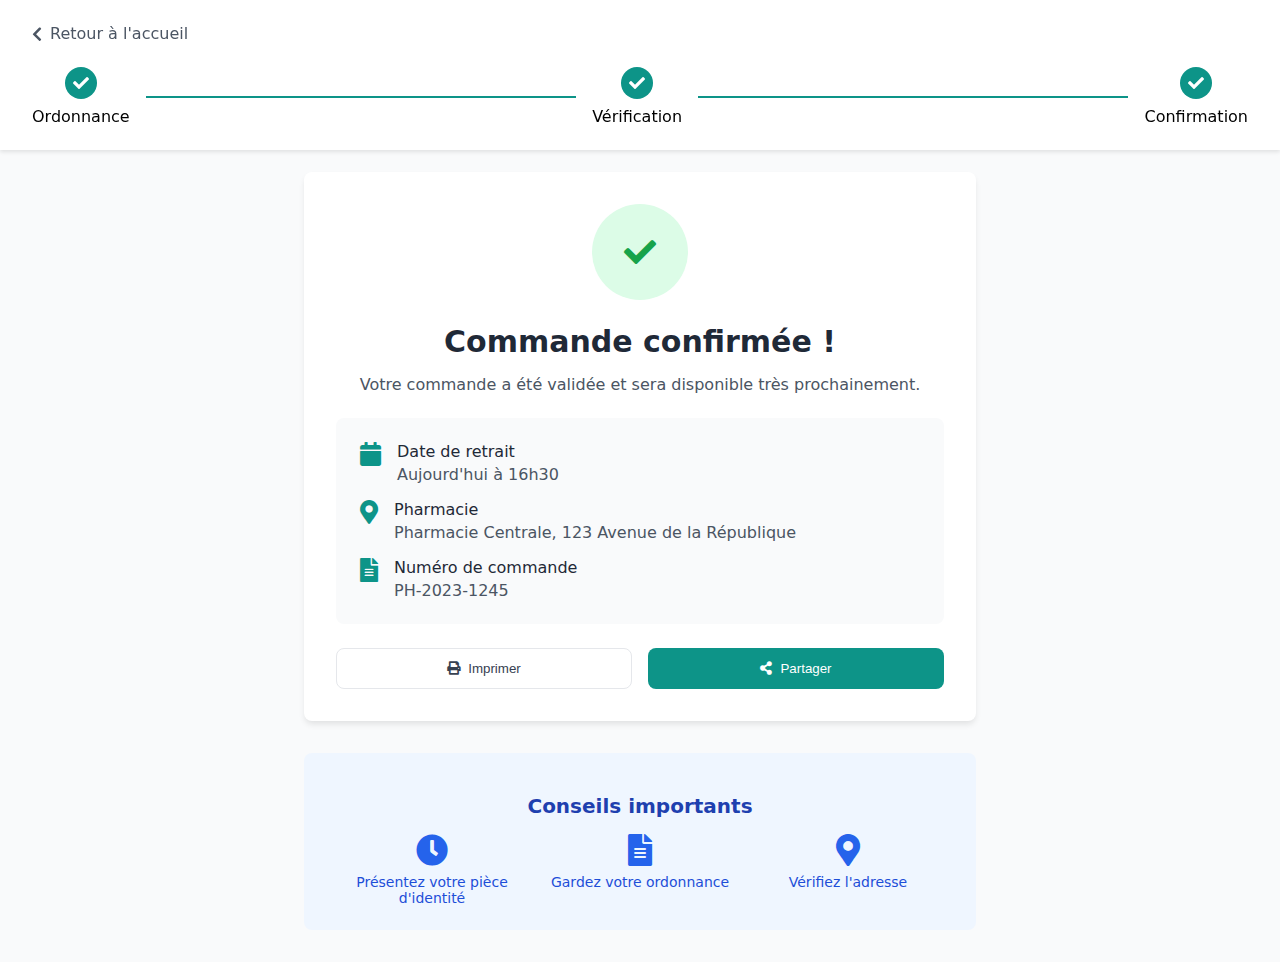
<file: DESIGN_UI_UX/confirmation.html>
<!DOCTYPE html>
<html lang="fr">
<head>
    <meta charset="UTF-8">
    <meta name="viewport" content="width=device-width, initial-scale=1.0">
    <title>Confirmation - PharmLocator</title>
    <link rel="stylesheet" href="css/confirmation.css">
    <link rel="stylesheet" href="https://cdnjs.cloudflare.com/ajax/libs/font-awesome/5.15.4/css/all.min.css">
</head>
<body>
    <div class="progress-bar">
        <div class="progress-content">
            <a href="index.html" class="back-button">
                <i class="fas fa-chevron-left"></i>
                <span>Retour à l'accueil</span>
            </a>
            <div class="steps">
                <div class="step completed">
                    <div class="step-number">
                        <i class="fas fa-check"></i>
                    </div>
                    <span>Ordonnance</span>
                </div>
                <div class="step-line completed"></div>
                <div class="step completed">
                    <div class="step-number">
                        <i class="fas fa-check"></i>
                    </div>
                    <span>Vérification</span>
                </div>
                <div class="step-line completed"></div>
                <div class="step completed">
                    <div class="step-number">
                        <i class="fas fa-check"></i>
                    </div>
                    <span>Confirmation</span>
                </div>
            </div>
        </div>
    </div>

    <main class="confirmation-content">
        <div class="confirmation-card">
            <div class="success-icon">
                <i class="fas fa-check"></i>
            </div>
            
            <h1>Commande confirmée !</h1>
            <p class="confirmation-message">Votre commande a été validée et sera disponible très prochainement.</p>

            <div class="order-details">
                <div class="detail-item">
                    <i class="fas fa-calendar"></i>
                    <div>
                        <span class="detail-label">Date de retrait</span>
                        <p class="detail-value">Aujourd'hui à 16h30</p>
                    </div>
                </div>
                <div class="detail-item">
                    <i class="fas fa-map-marker-alt"></i>
                    <div>
                        <span class="detail-label">Pharmacie</span>
                        <p class="detail-value">Pharmacie Centrale, 123 Avenue de la République</p>
                    </div>
                </div>
                <div class="detail-item">
                    <i class="fas fa-file-alt"></i>
                    <div>
                        <span class="detail-label">Numéro de commande</span>
                        <p class="detail-value">PH-2023-1245</p>
                    </div>
                </div>
            </div>

            <div class="action-buttons">
                <button class="btn-print">
                    <i class="fas fa-print"></i>
                    Imprimer
                </button>
                <button class="btn-share">
                    <i class="fas fa-share-alt"></i>
                    Partager
                </button>
            </div>
        </div>

        <div class="info-card">
            <h2>Conseils importants</h2>
            <div class="info-grid">
                <div class="info-item">
                    <i class="fas fa-clock"></i>
                    <p>Présentez votre pièce d'identité</p>
                </div>
                <div class="info-item">
                    <i class="fas fa-file-alt"></i>
                    <p>Gardez votre ordonnance</p>
                </div>
                <div class="info-item">
                    <i class="fas fa-map-marker-alt"></i>
                    <p>Vérifiez l'adresse</p>
                </div>
            </div>
        </div>
    </main>

    <script src="js/confirmation.js"></script>
</body>
</html>
</file>
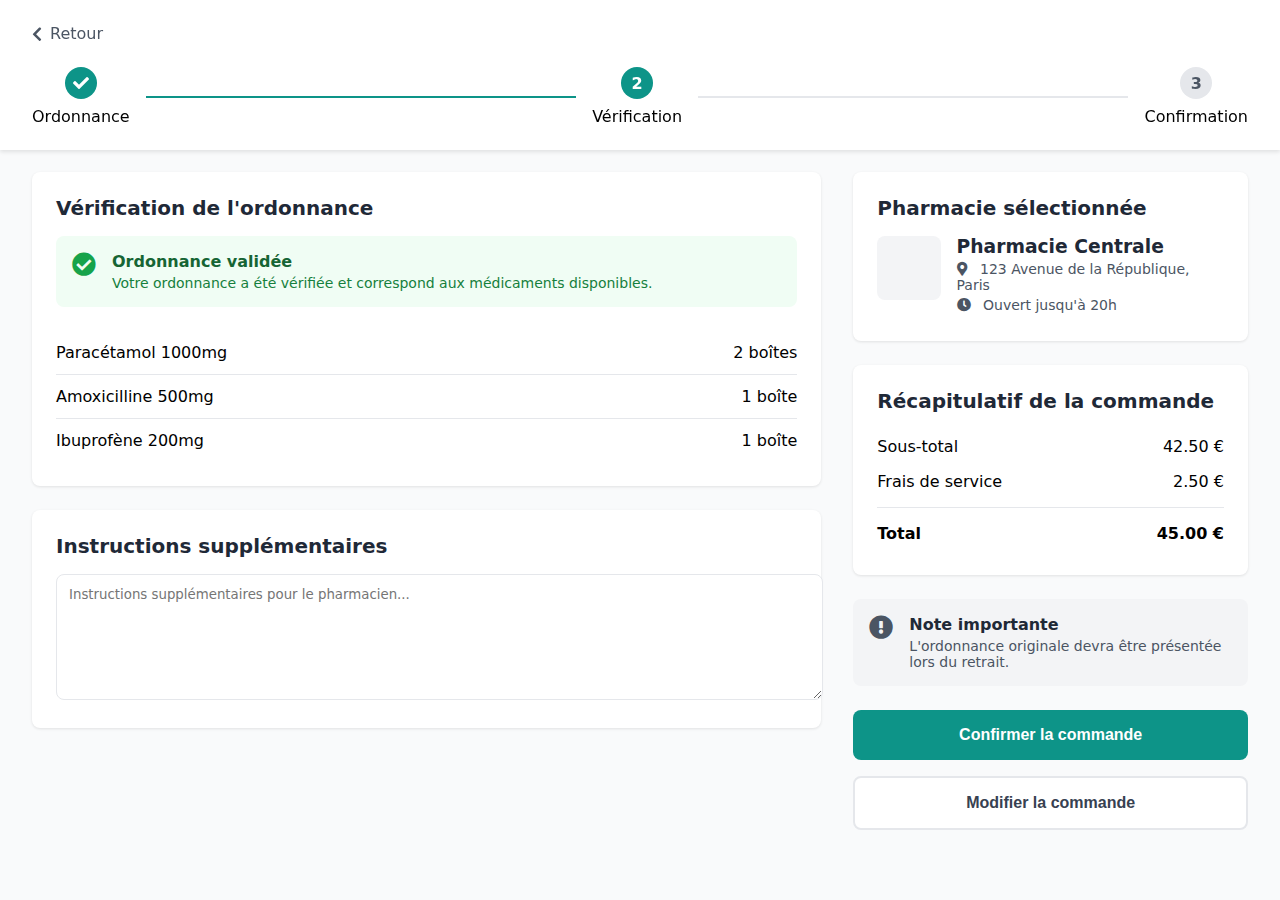
<file: DESIGN_UI_UX/verification.html>
<!DOCTYPE html>
<html lang="fr">
<head>
    <meta charset="UTF-8">
    <meta name="viewport" content="width=device-width, initial-scale=1.0">
    <title>Vérification - PharmLocator</title>
    <link rel="stylesheet" href="css/verification.css">
    <link rel="stylesheet" href="https://cdnjs.cloudflare.com/ajax/libs/font-awesome/5.15.4/css/all.min.css">
</head>
<body>
    <div class="progress-bar">
        <div class="progress-content">
            <a href="booking.html" class="back-button">
                <i class="fas fa-chevron-left"></i>
                <span>Retour</span>
            </a>
            <div class="steps">
                <div class="step completed">
                    <div class="step-number">
                        <i class="fas fa-check"></i>
                    </div>
                    <span>Ordonnance</span>
                </div>
                <div class="step-line completed"></div>
                <div class="step active">
                    <div class="step-number">2</div>
                    <span>Vérification</span>
                </div>
                <div class="step-line"></div>
                <div class="step">
                    <div class="step-number">3</div>
                    <span>Confirmation</span>
                </div>
            </div>
        </div>
    </div>

    <main class="verification-content">
        <div class="main-grid">
            <!-- Colonne principale (gauche) -->
            <div class="main-column">
                <section class="verification-section">
                    <h2>Vérification de l'ordonnance</h2>
                    <div class="success-message">
                        <i class="fas fa-check-circle"></i>
                        <div>
                            <h3>Ordonnance validée</h3>
                            <p>Votre ordonnance a été vérifiée et correspond aux médicaments disponibles.</p>
                        </div>
                    </div>
                    <div class="medicines-list">
                        <div class="medicine-item">
                            <span>Paracétamol 1000mg</span>
                            <span class="quantity">2 boîtes</span>
                        </div>
                        <div class="medicine-item">
                            <span>Amoxicilline 500mg</span>
                            <span class="quantity">1 boîte</span>
                        </div>
                        <div class="medicine-item">
                            <span>Ibuprofène 200mg</span>
                            <span class="quantity">1 boîte</span>
                        </div>
                    </div>
                </section>

                <section class="additional-info">
                    <h2>Instructions supplémentaires</h2>
                    <textarea placeholder="Instructions supplémentaires pour le pharmacien..."></textarea>
                </section>
            </div>

            <!-- Colonne latérale (droite) -->
            <div class="side-column">
                <section class="pharmacy-info">
                    <h2>Pharmacie sélectionnée</h2>
                    <div class="pharmacy-card">
                        <div class="pharmacy-image"></div>
                        <div class="pharmacy-details">
                            <h3>Pharmacie Centrale</h3>
                            <p><i class="fas fa-map-marker-alt"></i> 123 Avenue de la République, Paris</p>
                            <p><i class="fas fa-clock"></i> Ouvert jusqu'à 20h</p>
                        </div>
                    </div>
                </section>

                <section class="order-summary">
                    <h2>Récapitulatif de la commande</h2>
                    <div class="summary-details">
                        <div class="summary-row">
                            <span>Sous-total</span>
                            <span>42.50 €</span>
                        </div>
                        <div class="summary-row">
                            <span>Frais de service</span>
                            <span>2.50 €</span>
                        </div>
                        <div class="summary-row total">
                            <span>Total</span>
                            <span>45.00 €</span>
                        </div>
                    </div>
                </section>

                <div class="important-note">
                    <i class="fas fa-exclamation-circle"></i>
                    <div>
                        <h3>Note importante</h3>
                        <p>L'ordonnance originale devra être présentée lors du retrait.</p>
                    </div>
                </div>

                <div class="action-buttons">
                    <button class="btn-confirm">Confirmer la commande</button>
                    <button class="btn-modify">Modifier la commande</button>
                </div>
            </div>
        </div>
    </main>

    <div id="paymentModal" class="payment-modal">
        <div class="modal-content">
            <div class="modal-header">
                <h2>Réservation de votre commande</h2>
                <button class="close-modal">&times;</button>
            </div>
            <div class="modal-body">
                <div class="info-message">
                    <i class="fas fa-info-circle"></i>
                    <p>Nous exigeons une réservation pour être sûr que vous allez passer récupérer votre commande pour ne pas que quelqu'un d'autre vienne payer le stock restant.</p>
                </div>

                <form id="paymentForm" class="payment-form">
                    <div class="form-group">
                        <label for="operator">Opérateur Mobile Money</label>
                        <select id="operator" required>
                            <option value="">Sélectionnez un opérateur</option>
                            <option value="mtn">MTN</option>
                            <option value="moov">MOOV</option>
                            <option value="celtiis">CELTIIS</option>
                        </select>
                    </div>

                    <div class="form-group">
                        <label for="phoneNumber">Numéro de téléphone</label>
                        <input type="tel" id="phoneNumber" required pattern="[0-9]{8}" placeholder="Ex: 97000000">
                    </div>

                    <div class="form-group">
                        <label for="fullName">Nom complet</label>
                        <input type="text" id="fullName" required placeholder="Entrez votre nom complet">
                    </div>

                    <div class="form-group">
                        <label>Montant de la réservation (30%)</label>
                        <input type="text" id="reservationAmount" readonly>
                    </div>

                    <button type="submit" class="btn-confirm-payment">
                        <i class="fas fa-lock"></i>
                        Confirmer ma réservation
                    </button>
                </form>
            </div>
        </div>
    </div>

    <script src="js/verification.js"></script>
</body>
</html>
</file>
<file: DESIGN_UI_UX/css/confirmation.css>
:root {
    --primary: #0D9488;
    --primary-dark: #0F766E;
    --gray-50: #F9FAFB;
    --gray-100: #F3F4F6;
    --gray-200: #E5E7EB;
    --gray-600: #4B5563;
    --gray-700: #374151;
    --gray-800: #1F2937;
    --green-100: #DCFCE7;
    --green-600: #16A34A;
    --blue-50: #EFF6FF;
    --blue-600: #2563EB;
    --blue-700: #1D4ED8;
    --blue-800: #1E40AF;
}

body {
    margin: 0;
    padding: 0;
    background-color: var(--gray-50);
    font-family: system-ui, -apple-system, sans-serif;
    padding-top: 140px;
}

.progress-bar {
    position: fixed;
    top: 0;
    left: 0;
    right: 0;
    background: white;
    box-shadow: 0 2px 4px rgba(0,0,0,0.1);
    z-index: 40;
    padding: 1.5rem 0;
}

.progress-content {
    max-width: 1280px;
    margin: 0 auto;
    padding: 0 2rem;
}

.steps {
    display: flex;
    align-items: center;
    justify-content: center;
    gap: 1rem;
}

.step {
    display: flex;
    flex-direction: column;
    align-items: center;
    gap: 0.5rem;
}

.step-number {
    width: 32px;
    height: 32px;
    border-radius: 50%;
    background: var(--gray-200);
    color: var(--gray-600);
    display: flex;
    align-items: center;
    justify-content: center;
    font-weight: 600;
}

.step.completed .step-number {
    background: var(--primary);
    color: white;
}

.step-line {
    flex: 1;
    height: 2px;
    background: var(--gray-200);
    min-width: 60px;
}

.step-line.completed {
    background: var(--primary);
}

.back-button {
    display: inline-flex;
    align-items: center;
    color: var(--gray-600);
    text-decoration: none;
    margin-bottom: 1.5rem;
    transition: color 0.3s;
}

.back-button:hover {
    color: var(--primary);
}

.back-button i {
    margin-right: 0.5rem;
}

.confirmation-content {
    max-width: 42rem;
    margin: 2rem auto;
    padding: 0 1rem;
}

.confirmation-card {
    background: white;
    border-radius: 0.5rem;
    box-shadow: 0 4px 6px -1px rgba(0, 0, 0, 0.1);
    padding: 2rem;
    text-align: center;
}

.success-icon {
    width: 6rem;
    height: 6rem;
    background: var(--green-100);
    border-radius: 50%;
    display: flex;
    align-items: center;
    justify-content: center;
    margin: 0 auto 1.5rem;
}

.success-icon i {
    font-size: 2rem;
    color: var(--green-600);
}

h1 {
    font-size: 1.875rem;
    font-weight: 700;
    color: var(--gray-800);
    margin-bottom: 1rem;
}

.confirmation-message {
    color: var(--gray-600);
    margin-bottom: 1.5rem;
}

.order-details {
    background: var(--gray-50);
    border-radius: 0.5rem;
    padding: 1.5rem;
    text-align: left;
    margin-bottom: 1.5rem;
}

.detail-item {
    display: flex;
    align-items: flex-start;
    gap: 1rem;
    margin-bottom: 1rem;
}

.detail-item:last-child {
    margin-bottom: 0;
}

.detail-item i {
    color: var(--primary);
    font-size: 1.5rem;
}

.detail-label {
    font-weight: 500;
    color: var(--gray-800);
    display: block;
}

.detail-value {
    color: var(--gray-600);
    margin: 0.25rem 0 0;
}

.action-buttons {
    display: grid;
    grid-template-columns: 1fr 1fr;
    gap: 1rem;
}

.btn-print, .btn-share {
    padding: 0.75rem;
    border-radius: 0.5rem;
    font-weight: 500;
    display: flex;
    align-items: center;
    justify-content: center;
    gap: 0.5rem;
    cursor: pointer;
    transition: all 0.3s;
}

.btn-print {
    background: white;
    border: 1px solid var(--gray-200);
    color: var(--gray-700);
}

.btn-print:hover {
    background: var(--gray-50);
}

.btn-share {
    background: var(--primary);
    border: none;
    color: white;
}

.btn-share:hover {
    background: var(--primary-dark);
}

.info-card {
    background: var(--blue-50);
    border-radius: 0.5rem;
    padding: 1.5rem;
    margin-top: 2rem;
    text-align: center;
}

.info-card h2 {
    color: var(--blue-800);
    font-size: 1.25rem;
    font-weight: 700;
    margin-bottom: 1rem;
}

.info-grid {
    display: flex;
    justify-content: space-between;
}

.info-item {
    flex: 1;
}

.info-item i {
    color: var(--blue-600);
    font-size: 2rem;
    margin-bottom: 0.5rem;
}

.info-item p {
    color: var(--blue-700);
    font-size: 0.875rem;
    margin: 0;
}
</file>
<file: DESIGN_UI_UX/css/verification.css>
:root {
    --primary: #0D9488;
    --primary-dark: #0F766E;
    --gray-50: #F9FAFB;
    --gray-100: #F3F4F6;
    --gray-200: #E5E7EB;
    --gray-600: #4B5563;
    --gray-700: #374151;
    --gray-800: #1F2937;
    --green-50: #F0FDF4;
    --green-600: #16A34A;
    --green-700: #15803D;
    --green-800: #166534;
}

body {
    margin: 0;
    padding: 0;
    background-color: var(--gray-50);
    font-family: system-ui, -apple-system, sans-serif;
    padding-top: 140px;
}

.progress-bar {
    position: fixed;
    top: 0;
    left: 0;
    right: 0;
    background: white;
    box-shadow: 0 2px 4px rgba(0,0,0,0.1);
    z-index: 40;
    padding: 1.5rem 0;
}

.progress-content {
    max-width: 1280px;
    margin: 0 auto;
    padding: 0 2rem;
}

/* Styles de la grille principale */
.verification-content {
    max-width: 1280px;
    margin: 0 auto;
    padding: 2rem;
}

.main-grid {
    display: grid;
    grid-template-columns: 2fr 1fr;
    gap: 2rem;
}

/* Styles des sections */
section {
    background: white;
    border-radius: 0.5rem;
    padding: 1.5rem;
    margin-bottom: 1.5rem;
    box-shadow: 0 1px 3px rgba(0,0,0,0.1);
}

h2 {
    font-size: 1.25rem;
    color: var(--gray-800);
    margin-top: 0;
    margin-bottom: 1rem;
}

/* Message de succès */
.success-message {
    display: flex;
    gap: 1rem;
    background: var(--green-50);
    padding: 1rem;
    border-radius: 0.5rem;
    margin-bottom: 1.5rem;
}

.success-message i {
    color: var(--green-600);
    font-size: 1.5rem;
}

.success-message h3 {
    color: var(--green-800);
    margin: 0;
    font-size: 1rem;
}

.success-message p {
    color: var(--green-700);
    margin: 0.25rem 0 0;
    font-size: 0.875rem;
}

/* Liste des médicaments */
.medicines-list {
    margin-top: 1rem;
}

.medicine-item {
    display: flex;
    justify-content: space-between;
    padding: 0.75rem 0;
    border-bottom: 1px solid var(--gray-200);
}

.medicine-item:last-child {
    border-bottom: none;
}

/* Carte de la pharmacie */
.pharmacy-card {
    display: flex;
    gap: 1rem;
}

.pharmacy-image {
    width: 4rem;
    height: 4rem;
    background: var(--gray-100);
    border-radius: 0.5rem;
}

.pharmacy-details h3 {
    margin: 0;
    color: var(--gray-800);
}

.pharmacy-details p {
    margin: 0.25rem 0;
    font-size: 0.875rem;
    color: var(--gray-600);
}

.pharmacy-details i {
    margin-right: 0.5rem;
}

/* Résumé de la commande */
.summary-details {
    margin-top: 1rem;
}

.summary-row {
    display: flex;
    justify-content: space-between;
    padding: 0.5rem 0;
}

.summary-row.total {
    border-top: 1px solid var(--gray-200);
    padding-top: 1rem;
    margin-top: 0.5rem;
    font-weight: 600;
}

/* Note importante */
.important-note {
    display: flex;
    gap: 1rem;
    background: var(--gray-100);
    padding: 1rem;
    border-radius: 0.5rem;
    margin-bottom: 1.5rem;
}

.important-note i {
    color: var(--gray-600);
    font-size: 1.5rem;
}

.important-note h3 {
    margin: 0;
    font-size: 1rem;
    color: var(--gray-800);
}

.important-note p {
    margin: 0.25rem 0 0;
    font-size: 0.875rem;
    color: var(--gray-600);
}

/* Boutons d'action */
.action-buttons {
    display: flex;
    flex-direction: column;
    gap: 1rem;
}

.btn-confirm {
    width: 100%;
    padding: 1rem;
    background: var(--primary);
    color: white;
    border: none;
    border-radius: 0.5rem;
    font-weight: 600;
    font-size: 1rem;
    cursor: pointer;
    transition: background 0.3s;
}

.btn-confirm:hover {
    background: var(--primary-dark);
}

.btn-modify {
    width: 100%;
    padding: 1rem;
    background: white;
    color: var(--gray-700);
    border: 2px solid var(--gray-200);
    border-radius: 0.5rem;
    font-weight: 600;
    font-size: 1rem;
    cursor: pointer;
    transition: all 0.3s;
}

.btn-modify:hover {
    background: var(--gray-100);
    border-color: var(--gray-300);
}

/* Champ de texte */
textarea {
    width: 100%;
    padding: 0.75rem;
    border: 1px solid var(--gray-200);
    border-radius: 0.5rem;
    resize: vertical;
    min-height: 100px;
    font-family: inherit;
}

/* Styles de la barre de progression */
.steps {
    display: flex;
    align-items: center;
    justify-content: center;
    gap: 1rem;
}

.step {
    display: flex;
    flex-direction: column;
    align-items: center;
    gap: 0.5rem;
}

.step-number {
    width: 32px;
    height: 32px;
    border-radius: 50%;
    background: var(--gray-200);
    color: var(--gray-600);
    display: flex;
    align-items: center;
    justify-content: center;
    font-weight: 600;
}

.step.active .step-number {
    background: var(--primary);
    color: white;
}

.step.completed .step-number {
    background: var(--primary);
    color: white;
}

.step-line {
    flex: 1;
    height: 2px;
    background: var(--gray-200);
    min-width: 60px;
}

.step-line.completed {
    background: var(--primary);
}

.back-button {
    display: inline-flex;
    align-items: center;
    color: var(--gray-600);
    text-decoration: none;
    margin-bottom: 1.5rem;
    transition: color 0.3s;
}

.back-button:hover {
    color: var(--primary);
}

.back-button i {
    margin-right: 0.5rem;
}

/* Styles pour le modal de paiement */
.payment-modal {
    display: none;
    position: fixed;
    top: 0;
    left: 0;
    width: 100%;
    height: 100%;
    background-color: rgba(0, 0, 0, 0.5);
    z-index: 1000;
    align-items: center;
    justify-content: center;
}

.payment-modal.active {
    display: flex;
}

.modal-content {
    background: white;
    border-radius: 0.5rem;
    width: 90%;
    max-width: 500px;
    max-height: 90vh; /* Limite la hauteur à 90% de la hauteur de la fenêtre */
    overflow-y: auto; /* Permet le défilement si nécessaire */
    position: relative;
    animation: modalSlideIn 0.3s ease-out;
}

@keyframes modalSlideIn {
    from {
        transform: translateY(-20px);
        opacity: 0;
    }
    to {
        transform: translateY(0);
        opacity: 1;
    }
}

.modal-header {
    padding: 1.5rem;
    border-bottom: 1px solid var(--gray-200);
    display: flex;
    justify-content: space-between;
    align-items: center;
}

.modal-header h2 {
    margin: 0;
    font-size: 1.25rem;
    color: var(--gray-800);
}

.close-modal {
    background: none;
    border: none;
    font-size: 1.5rem;
    color: var(--gray-600);
    cursor: pointer;
}

.modal-body {
    padding: 1.5rem;
    padding-bottom: 2rem; /* Ajoute plus d'espace en bas */
}

.info-message {
    background: var(--blue-50);
    border-radius: 0.5rem;
    padding: 0.75rem; /* Réduit le padding */
    margin-bottom: 1rem; /* Réduit la marge */
    display: flex;
    gap: 0.75rem;
    font-size: 0.9rem; /* Réduit légèrement la taille du texte */
}

.info-message i {
    color: var(--blue-600);
    font-size: 1.25rem;
    flex-shrink: 0;
}

.payment-form {
    display: flex;
    flex-direction: column;
    gap: 1rem;
}

.form-group {
    display: flex;
    flex-direction: column;
    gap: 0.25rem; /* Réduit l'espace entre label et input */
    margin-bottom: 0.75rem; /* Réduit l'espace entre les groupes */
}

.form-group label {
    font-weight: 500;
    color: var(--gray-700);
}

.form-group input,
.form-group select {
    padding: 0.75rem;
    border: 1px solid var(--gray-200);
    border-radius: 0.375rem;
    font-size: 1rem;
}

.form-group input:focus,
.form-group select:focus {
    outline: none;
    border-color: var(--primary);
    box-shadow: 0 0 0 3px rgba(13, 148, 136, 0.1);
}

#reservationAmount {
    background: var(--gray-50);
    font-weight: 600;
}

.btn-confirm-payment {
    background: var(--primary);
    color: white;
    border: none;
    padding: 0.75rem 1rem;
    border-radius: 0.5rem;
    font-weight: 600;
    display: flex;
    align-items: center;
    justify-content: center;
    gap: 0.5rem;
    cursor: pointer;
    margin-top: 1rem;
    width: 100%; /* Assure que le bouton prend toute la largeur */
    position: sticky; /* Le rend sticky si nécessaire */
    bottom: 0;
}

.btn-confirm-payment:hover {
    background: var(--primary-dark);
}
</file>
